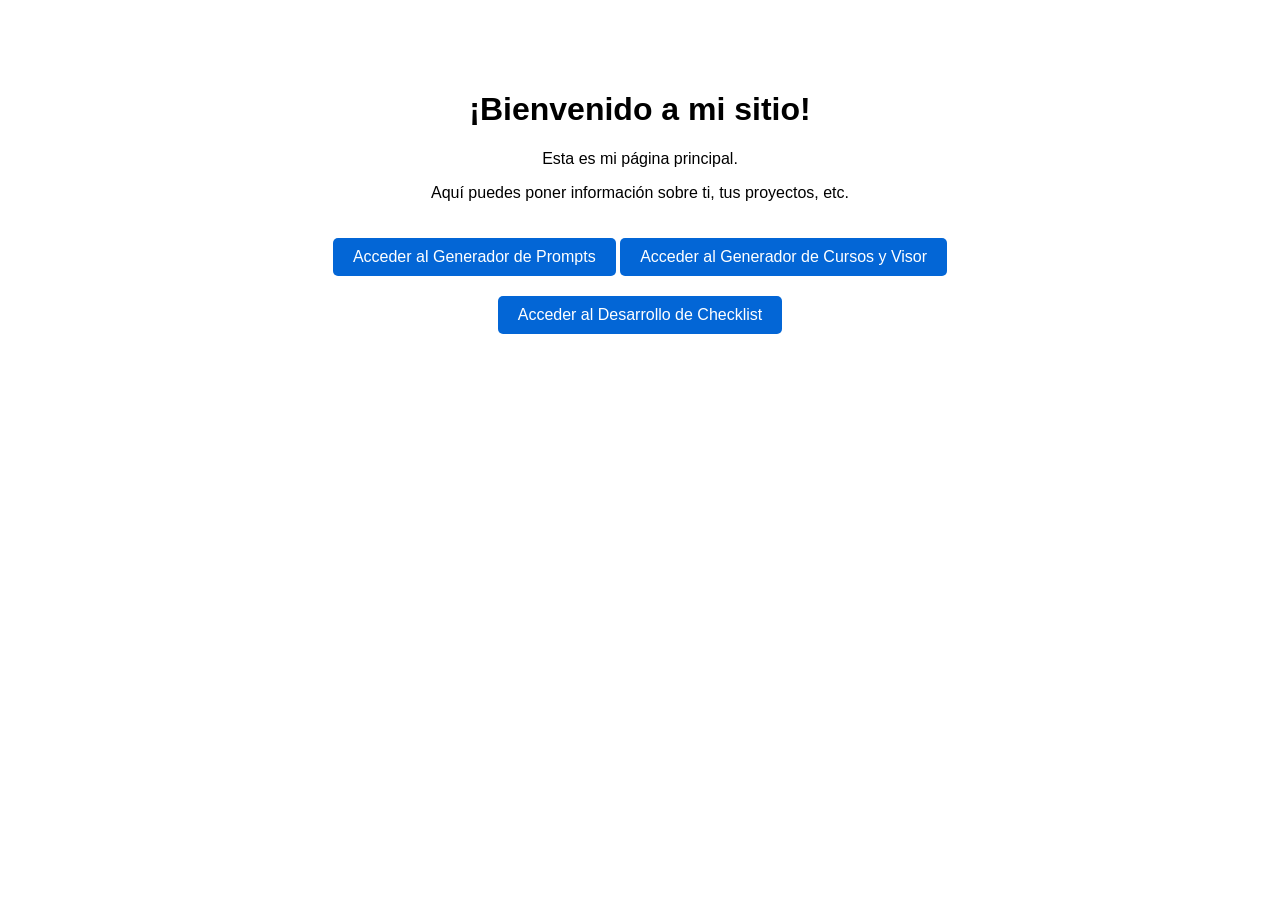
<file: index.html>
<!DOCTYPE html>
<html lang="es">
<head>
    <meta charset="UTF-8">
    <meta name="viewport" content="width=device-width, initial-scale=1.0">
    <title>Bienvenido a dghersi</title>
    <style>
        body {
            font-family: Arial, sans-serif;
            max-width: 800px;
            margin: 50px auto;
            padding: 20px;
            text-align: center;
        }
        a {
            display: inline-block;
            margin-top: 20px;
            padding: 10px 20px;
            background: 
#0366d6;
            color: white;
            text-decoration: none;
            border-radius: 5px;
        }
        a:hover {
            background: 
#0250a4;
        }
    </style>
</head>
<body>
    <h1>¡Bienvenido a mi sitio!</h1>
    <p>Esta es mi página principal.</p>
    <p>Aquí puedes poner información sobre ti, tus proyectos, etc.</p>
    <a href="/PROMPT IA/">Acceder al Generador de Prompts</a>
    <a href="/CURSO ONLINE/">Acceder al Generador de Cursos y Visor</a>
    <a href="/CHECKLIST ONLINE/">Acceder al Desarrollo de Checklist</a>
</body>
</html>
</file>
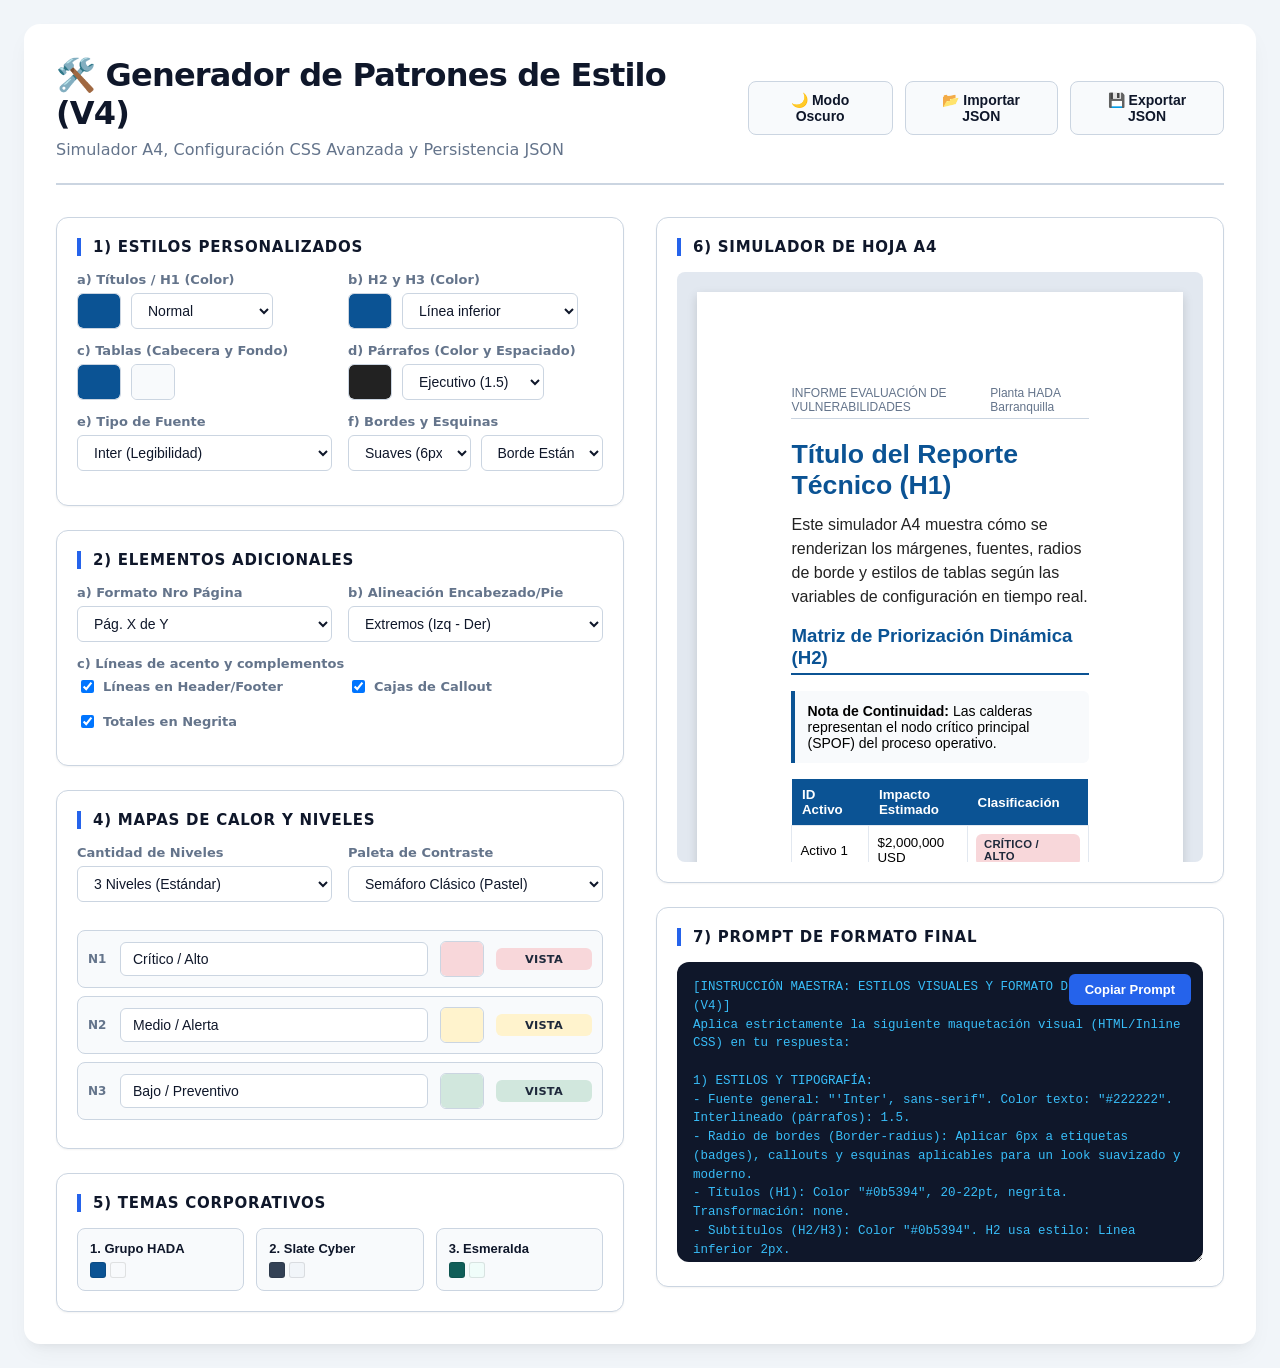
<file: GenEstilos.html>
<!DOCTYPE html>
<html lang="es">
<head>
    <meta charset="UTF-8">
    <meta name="viewport" content="width=device-width, initial-scale=1.0">
    <title>Generador Avanzado de Prompts de Estilo - V4</title>
    <style>
        :root {
            /* Modo Claro (Default) */
            --bg-canvas: #f1f5f9;
            --panel-bg: #ffffff;
            --text-main: #0f172a;
            --text-muted: #64748b;
            --border-ui: #cbd5e1;
            --accent-color: #2563eb;
            --btn-bg: #f8fafc;
            --btn-hover: #f0fdf4;
            --shadow-sm: 0 1px 2px 0 rgba(0, 0, 0, 0.05);
            --shadow-lg: 0 10px 25px -5px rgba(0,0,0,0.05), 0 8px 10px -6px rgba(0,0,0,0.05);
        }

        body.dark-mode {
            /* Modo Oscuro */
            --bg-canvas: #0f172a;
            --panel-bg: #1e293b;
            --text-main: #f8fafc;
            --text-muted: #94a3b8;
            --border-ui: #334155;
            --accent-color: #3b82f6;
            --btn-bg: #0f172a;
            --btn-hover: #172554;
            --shadow-lg: 0 10px 25px -5px rgba(0,0,0,0.5);
        }

        body {
            font-family: 'Segoe UI', system-ui, -apple-system, sans-serif;
            background-color: var(--bg-canvas);
            color: var(--text-main);
            margin: 0;
            padding: 24px;
            transition: background-color 0.3s, color 0.3s;
        }

        .app-container {
            max-width: 1400px;
            margin: 0 auto;
            background: var(--panel-bg);
            border-radius: 16px;
            box-shadow: var(--shadow-lg);
            padding: 32px;
            box-sizing: border-box;
            transition: background-color 0.3s;
        }

        .top-bar {
            display: flex;
            justify-content: space-between;
            align-items: center;
            border-bottom: 2px solid var(--border-ui);
            padding-bottom: 24px;
            margin-bottom: 32px;
        }

        .header-titles h1 {
            font-size: 32px;
            margin: 0 0 8px 0;
            color: var(--text-main);
            letter-spacing: -0.025em;
        }

        .header-titles p {
            color: var(--text-muted);
            font-size: 16px;
            margin: 0;
        }

        .header-actions {
            display: flex;
            gap: 12px;
        }

        .btn-icon {
            background: var(--btn-bg);
            border: 1px solid var(--border-ui);
            color: var(--text-main);
            padding: 10px 16px;
            border-radius: 8px;
            cursor: pointer;
            font-weight: 600;
            font-size: 14px;
            display: flex;
            align-items: center;
            gap: 8px;
            transition: all 0.2s;
        }

        .btn-icon:hover {
            border-color: var(--accent-color);
            color: var(--accent-color);
        }

        .main-grid {
            display: grid;
            grid-template-columns: 1fr 1fr;
            gap: 32px;
        }

        @media (max-width: 1024px) {
            .main-grid {
                grid-template-columns: 1fr;
            }
        }

        .control-column, .output-column {
            display: flex;
            flex-direction: column;
            gap: 24px;
        }

        .output-column {
            position: sticky;
            top: 24px;
            height: fit-content;
        }

        .section-card {
            background: var(--panel-bg);
            border: 1px solid var(--border-ui);
            border-radius: 12px;
            padding: 20px;
            box-shadow: var(--shadow-sm);
        }

        .section-title {
            font-size: 15px;
            font-weight: 700;
            color: var(--text-main);
            margin-top: 0;
            margin-bottom: 16px;
            text-transform: uppercase;
            letter-spacing: 0.05em;
            border-left: 4px solid var(--accent-color);
            padding-left: 12px;
        }

        .grid-2col {
            display: grid;
            grid-template-columns: 1fr 1fr;
            gap: 16px;
        }

        .form-group {
            margin-bottom: 14px;
            display: flex;
            flex-direction: column;
            gap: 6px;
        }

        .form-group label {
            font-size: 13px;
            font-weight: 600;
            color: var(--text-muted);
        }

        .color-row {
            display: flex;
            align-items: center;
            gap: 10px;
        }

        input[type="color"] {
            -webkit-appearance: none;
            border: 1px solid var(--border-ui);
            border-radius: 6px;
            width: 44px;
            height: 36px;
            cursor: pointer;
            background: none;
            padding: 0;
        }

        input[type="color"]::-webkit-color-swatch-wrapper { padding: 0; }
        input[type="color"]::-webkit-color-swatch { border: none; border-radius: 5px; }

        select, input[type="text"], input[type="number"] {
            padding: 8px 12px;
            border: 1px solid var(--border-ui);
            border-radius: 6px;
            font-size: 14px;
            background: var(--panel-bg);
            color: var(--text-main);
            outline: none;
            transition: border 0.2s;
            box-sizing: border-box;
        }

        select:focus, input[type="text"]:focus {
            border-color: var(--accent-color);
        }

        .radio-group {
            display: flex;
            gap: 12px;
            margin-top: 4px;
        }

        .radio-label {
            display: flex;
            align-items: center;
            gap: 6px;
            font-size: 13px;
            cursor: pointer;
            color: var(--text-main);
        }

        .level-row-item {
            display: flex;
            align-items: center;
            gap: 12px;
            background: var(--btn-bg);
            padding: 10px;
            border-radius: 8px;
            border: 1px solid var(--border-ui);
            margin-bottom: 8px;
        }

        .preset-grid {
            display: grid;
            grid-template-columns: repeat(3, 1fr);
            gap: 12px;
        }

        .preset-btn {
            background: var(--btn-bg);
            border: 1px solid var(--border-ui);
            padding: 12px;
            border-radius: 8px;
            cursor: pointer;
            text-align: left;
            font-size: 13px;
            font-weight: 600;
            color: var(--text-main);
            transition: all 0.2s;
            display: flex;
            flex-direction: column;
            gap: 6px;
        }

        .preset-btn:hover {
            border-color: var(--accent-color);
            background: var(--btn-hover);
        }

        .preset-btn .swatches {
            display: flex;
            gap: 4px;
        }

        .preset-btn .swatch {
            width: 14px;
            height: 14px;
            border-radius: 3px;
            border: 1px solid rgba(0,0,0,0.1);
        }

        /* PAPER PREVIEW (A4 Simulator) */
        .preview-container {
            background: #e2e8f0;
            padding: 20px;
            border-radius: 8px;
            display: flex;
            justify-content: center;
            overflow-x: auto;
            max-height: 550px;
            overflow-y: auto;
        }

        .paper-a4 {
            background: #ffffff;
            color: #000000; /* Text is always dark on the paper */
            width: 100%;
            max-width: 21cm;
            min-height: 29.7cm;
            padding: 2.5cm;
            box-sizing: border-box;
            box-shadow: 0 4px 10px rgba(0,0,0,0.15);
            position: relative;
        }

        body.dark-mode .preview-container {
            background: #0f172a;
        }
        body.dark-mode .paper-a4 {
            box-shadow: 0 0 15px rgba(0,0,0,0.5);
        }

        /* Document Styles inside Preview */
        .doc-header-line {
            display: flex;
            justify-content: space-between;
            font-size: 9pt;
            color: #64748b;
            padding-bottom: 4px;
            margin-bottom: 20px;
        }

        .doc-footer-line {
            display: flex;
            justify-content: space-between;
            font-size: 9pt;
            color: #64748b;
            padding-top: 4px;
            margin-top: 25px;
        }

        .doc-callout {
            border-left: 4px solid;
            padding: 12px;
            margin: 16px 0;
            font-size: 10.5pt;
        }

        .doc-table {
            width: 100%;
            border-collapse: collapse;
            margin-top: 16px;
            font-size: 10pt;
        }

        .doc-table th, .doc-table td {
            padding: 8px 10px;
            text-align: left;
        }

        .badge-status {
            padding: 4px 8px;
            font-size: 8.5pt;
            font-weight: bold;
            display: inline-block;
            text-transform: uppercase;
            letter-spacing: 0.02em;
        }

        /* Prompt Box */
        .prompt-container {
            position: relative;
        }

        textarea {
            width: 100%;
            height: 300px;
            font-family: 'Fira Code', 'Courier New', monospace;
            font-size: 12.5px;
            padding: 16px;
            background: #0f172a;
            color: #38bdf8;
            border: none;
            border-radius: 12px;
            resize: vertical;
            box-sizing: border-box;
            line-height: 1.5;
        }

        .copy-btn {
            position: absolute;
            top: 12px;
            right: 12px;
            background: #2563eb;
            color: white;
            border: none;
            padding: 8px 16px;
            border-radius: 6px;
            font-size: 13px;
            font-weight: 600;
            cursor: pointer;
            transition: background 0.2s;
        }

        .copy-btn:hover {
            background: #1d4ed8;
        }

        /* File input hidden */
        #import-file {
            display: none;
        }
    </style>
</head>
<body>

<div class="app-container">
    <header class="top-bar">
        <div class="header-titles">
            <h1>🛠️ Generador de Patrones de Estilo (V4)</h1>
            <p>Simulador A4, Configuración CSS Avanzada y Persistencia JSON</p>
        </div>
        <div class="header-actions">
            <button class="btn-icon" onclick="toggleDarkMode()" id="btn-theme">🌙 Modo Oscuro</button>
            <button class="btn-icon" onclick="document.getElementById('import-file').click()">📂 Importar JSON</button>
            <input type="file" id="import-file" accept=".json" onchange="importJSON(event)">
            <button class="btn-icon" onclick="exportJSON()">💾 Exportar JSON</button>
        </div>
    </header>

    <div class="main-grid">
        <div class="control-column">
            
            <div class="section-card">
                <div class="section-title">1) Estilos Personalizados</div>
                
                <div class="grid-2col">
                    <div class="form-group">
                        <label>a) Títulos / H1 (Color)</label>
                        <div class="color-row">
                            <input type="color" id="h1-color" value="#0b5394" onchange="generateAll()">
                            <select id="h1-transform" onchange="generateAll()">
                                <option value="none">Normal</option>
                                <option value="uppercase">MAYÚSCULAS</option>
                            </select>
                        </div>
                    </div>
                    
                    <div class="form-group">
                        <label>b) H2 y H3 (Color)</label>
                        <div class="color-row">
                            <input type="color" id="h2-color" value="#0b5394" onchange="generateAll()">
                            <select id="h2-style" onchange="generateAll()">
                                <option value="underline">Línea inferior</option>
                                <option value="leftborder">Borde izquierdo</option>
                                <option value="clean">Limpio / Solo Negrita</option>
                            </select>
                        </div>
                    </div>
                </div>

                <div class="grid-2col">
                    <div class="form-group">
                        <label>c) Tablas (Cabecera y Fondo)</label>
                        <div class="color-row">
                            <input type="color" id="table-head-bg" value="#0b5394" onchange="generateAll()">
                            <input type="color" id="table-zebra-bg" value="#f8fafc" onchange="generateAll()">
                        </div>
                    </div>
                    
                    <div class="form-group">
                        <label>d) Párrafos (Color y Espaciado)</label>
                        <div class="color-row">
                            <input type="color" id="p-color" value="#222222" onchange="generateAll()">
                            <select id="p-spacing" onchange="generateAll()">
                                <option value="1.25">Estrecho (1.25)</option>
                                <option value="1.5" selected>Ejecutivo (1.5)</option>
                            </select>
                        </div>
                    </div>
                </div>

                <div class="grid-2col">
                    <div class="form-group">
                        <label>e) Tipo de Fuente</label>
                        <select id="font-family" onchange="generateAll()">
                            <option value="'Inter', sans-serif">Inter (Legibilidad)</option>
                            <option value="'Segoe UI', system-ui">Segoe UI (Limpios)</option>
                            <option value="'Montserrat', sans-serif">Montserrat (Fuerte)</option>
                            <option value="'Roboto', sans-serif">Roboto (Industrial)</option>
                            <option value="'Aptos', sans-serif">Aptos (Office 365)</option>
                        </select>
                    </div>
                    <div class="form-group">
                        <label>f) Bordes y Esquinas</label>
                        <div class="color-row">
                            <select id="border-radius" onchange="generateAll()" style="width: 50%;">
                                <option value="0px">Rectos (0px)</option>
                                <option value="6px" selected>Suaves (6px)</option>
                                <option value="12px">Redondos (12px)</option>
                            </select>
                            <select id="table-border-style" onchange="generateAll()" style="width: 50%;">
                                <option value="standard">Borde Estándar</option>
                                <option value="horizontal">Solo Horizontales</option>
                                <option value="bold">Bordes Gruesos</option>
                            </select>
                        </div>
                    </div>
                </div>
            </div>

            <div class="section-card">
                <div class="section-title">2) Elementos Adicionales</div>
                
                <div class="grid-2col">
                    <div class="form-group">
                        <label>a) Formato Nro Página</label>
                        <select id="page-number-format" onchange="generateAll()">
                            <option value="Pág. X de Y">Pág. X de Y</option>
                            <option value="X / Y">X / Y</option>
                            <option value="Página X">Página X</option>
                        </select>
                    </div>
                    <div class="form-group">
                        <label>b) Alineación Encabezado/Pie</label>
                        <select id="hf-align" onchange="generateAll()">
                            <option value="space-between">Extremos (Izq - Der)</option>
                            <option value="right">Alineado a la Derecha</option>
                        </select>
                    </div>
                </div>

                <div class="form-group">
                    <label>c) Líneas de acento y complementos</label>
                    <div class="grid-2col">
                        <label class="radio-label"><input type="checkbox" id="hf-lines" checked onchange="generateAll()"> Líneas en Header/Footer</label>
                        <label class="radio-label"><input type="checkbox" id="inc-callout" checked onchange="generateAll()"> Cajas de Callout</label>
                        <label class="radio-label"><input type="checkbox" id="inc-boldtotals" checked onchange="generateAll()"> Totales en Negrita</label>
                    </div>
                </div>
            </div>

            <div class="section-card">
                <div class="section-title">4) Mapas de Calor y Niveles</div>
                
                <div class="grid-2col" style="margin-bottom: 14px;">
                    <div class="form-group">
                        <label>Cantidad de Niveles</label>
                        <select id="num-levels" onchange="rebuildDynamicLevels()">
                            <option value="2">2 Niveles</option>
                            <option value="3" selected>3 Niveles (Estándar)</option>
                            <option value="4">4 Niveles</option>
                            <option value="5">5 Niveles</option>
                            <option value="6">6 Niveles</option>
                        </select>
                    </div>
                    <div class="form-group">
                        <label>Paleta de Contraste</label>
                        <select id="semantic-palette" onchange="applySemanticPalette()">
                            <option value="standard">Semáforo Clásico (Pastel)</option>
                            <option value="cool">Cian / Azul / Lavanda</option>
                            <option value="warm">Alerta Industrial (Cálidos)</option>
                            <option value="monochrome">Escala de Grises Ejecutiva</option>
                        </select>
                    </div>
                </div>
                <div id="dynamic-levels-list"></div>
            </div>

            <div class="section-card">
                <div class="section-title">5) Temas Corporativos</div>
                <div class="preset-grid">
                    <button class="preset-btn" onclick="loadTheme('hada')">
                        <span>1. Grupo HADA</span>
                        <div class="swatches">
                            <div class="swatch" style="background:#0b5394;"></div>
                            <div class="swatch" style="background:#f8fafc;"></div>
                        </div>
                    </button>
                    <button class="preset-btn" onclick="loadTheme('tech')">
                        <span>2. Slate Cyber</span>
                        <div class="swatches">
                            <div class="swatch" style="background:#334155;"></div>
                            <div class="swatch" style="background:#f1f5f9;"></div>
                        </div>
                    </button>
                    <button class="preset-btn" onclick="loadTheme('emerald')">
                        <span>3. Esmeralda</span>
                        <div class="swatches">
                            <div class="swatch" style="background:#115e59;"></div>
                            <div class="swatch" style="background:#f0fdfa;"></div>
                        </div>
                    </button>
                </div>
            </div>
        </div>

        <div class="output-column">
            
            <div class="section-card">
                <div class="section-title">6) Simulador de Hoja A4</div>
                <div class="preview-container">
                    <div class="paper-a4" id="preview-box">
                        <div class="doc-header-line" id="v-header-line">
                            <span>INFORME EVALUACIÓN DE VULNERABILIDADES</span>
                            <span>Planta HADA Barranquilla</span>
                        </div>
                        <div id="v-h1" style="font-weight: bold; font-size: 20pt; margin-bottom: 12px;">Título del Reporte Técnico (H1)</div>
                        <p id="v-p" style="margin: 0 0 16px 0;">Este simulador A4 muestra cómo se renderizan los márgenes, fuentes, radios de borde y estilos de tablas según las variables de configuración en tiempo real.</p>
                        
                        <div id="v-h2" style="font-weight: bold; font-size: 14pt; margin-bottom: 8px; padding-bottom: 4px;">Matriz de Priorización Dinámica (H2)</div>
                        
                        <div class="doc-callout" id="v-callout">
                            <strong>Nota de Continuidad:</strong> Las calderas representan el nodo crítico principal (SPOF) del proceso operativo.
                        </div>

                        <table class="doc-table" id="v-table">
                            <thead>
                                <tr id="v-thead-row" style="color: white; font-weight: bold;">
                                    <th>ID Activo</th>
                                    <th>Impacto Estimado</th>
                                    <th>Clasificación</th>
                                </tr>
                            </thead>
                            <tbody id="v-table-body">
                                </tbody>
                        </table>

                        <div class="doc-footer-line" id="v-footer-line">
                            <span>Confidencial Grupo HADA</span>
                            <span id="v-page-num">Pág. 1 de 5</span>
                        </div>
                    </div>
                </div>
            </div>

            <div class="section-card">
                <div class="section-title">7) Prompt de Formato Final</div>
                <div class="prompt-container">
                    <button class="copy-btn" onclick="copyTextPrompt()">Copiar Prompt</button>
                    <textarea id="prompt-output-box" readonly></textarea>
                </div>
            </div>

        </div>
    </div>
</div>

<script>
    // --- VARIABLES Y ESTADOS ---
    let levelsMemory = [
        { name: "Crítico / Alto", color: "#f8d7da" },
        { name: "Medio / Alerta", color: "#fff3cd" },
        { name: "Bajo / Preventivo", color: "#d1e7dd" },
        { name: "Muy Alto / Extremo", color: "#fbcfe8" },
        { name: "Muy Bajo / Estable", color: "#e0f2fe" },
        { name: "Informativo", color: "#f1f5f9" }
    ];

    const themes = {
        hada: { h1: "#0b5394", h2: "#0b5394", hstyle: "underline", th: "#0b5394", zebra: "#f8fafc", font: "'Inter', sans-serif", radius: "0px", tborders: "standard" },
        tech: { h1: "#334155", h2: "#0f766e", hstyle: "leftborder", th: "#1e293b", zebra: "#f1f5f9", font: "'Segoe UI', system-ui", radius: "6px", tborders: "horizontal" },
        emerald: { h1: "#115e59", h2: "#0f766e", hstyle: "underline", th: "#115e59", zebra: "#f0fdfa", font: "'Roboto', sans-serif", radius: "6px", tborders: "standard" }
    };

    const palettes = {
        standard: ["#f8d7da", "#fff3cd", "#d1e7dd", "#fbcfe8", "#e0f2fe", "#f1f5f9"],
        cool: ["#cffaf2", "#a5f3fc", "#bae6fd", "#c7d2fe", "#e0e7ff", "#f3e8ff"],
        warm: ["#ffedd5", "#fed7aa", "#fde68a", "#fef08a", "#fef9c3", "#fffbeb"],
        monochrome: ["#f1f5f9", "#e2e8f0", "#cbd5e1", "#94a3b8", "#64748b", "#475569"]
    };

    // --- FUNCIONES UTILITARIAS ---
    function getContrastTextColor(hexColor) {
        if (!hexColor || hexColor.charAt(0) !== '#') return '#1e293b';
        const r = parseInt(hexColor.substr(1, 2), 16);
        const g = parseInt(hexColor.substr(3, 2), 16);
        const b = parseInt(hexColor.substr(5, 2), 16);
        const yiq = ((r * 299) + (g * 587) + (b * 114)) / 1000;
        return (yiq >= 128) ? '#1e293b' : '#ffffff'; 
    }

    function toggleDarkMode() {
        document.body.classList.toggle("dark-mode");
        const btn = document.getElementById("btn-theme");
        if(document.body.classList.contains("dark-mode")) {
            btn.innerHTML = "☀️ Modo Claro";
            localStorage.setItem("themeMode", "dark");
        } else {
            btn.innerHTML = "🌙 Modo Oscuro";
            localStorage.setItem("themeMode", "light");
        }
    }

    // --- NIVELES DINÁMICOS ---
    function rebuildDynamicLevels() {
        const numLevels = parseInt(document.getElementById("num-levels").value);
        const listContainer = document.getElementById("dynamic-levels-list");
        listContainer.innerHTML = "";

        for (let i = 0; i < numLevels; i++) {
            const lvl = levelsMemory[i];
            const textContrast = getContrastTextColor(lvl.color);

            const row = document.createElement("div");
            row.className = "level-row-item";
            row.innerHTML = `
                <span style="font-size:12px; font-weight:bold; color:var(--text-muted); min-width:20px;">N${i+1}</span>
                <input type="text" id="lvl-name-${i}" value="${lvl.name}" oninput="updateLevelData(${i})" style="flex:1; min-width:100px;">
                <input type="color" id="lvl-color-${i}" value="${lvl.color}" onchange="updateLevelColor(${i})">
                <span id="lvl-badge-${i}" class="badge-status" style="background-color: ${lvl.color}; color: ${textContrast}; min-width: 80px; text-align: center; border-radius: ${document.getElementById('border-radius').value};">
                    Vista
                </span>
            `;
            listContainer.appendChild(row);
        }
        generateAll();
    }

    function updateLevelData(index) {
        levelsMemory[index].name = document.getElementById(`lvl-name-${index}`).value;
        generateAll();
    }

    function updateLevelColor(index) {
        const newColor = document.getElementById(`lvl-color-${index}`).value;
        levelsMemory[index].color = newColor;
        generateAll();
    }

    function applySemanticPalette() {
        const selectedPalette = document.getElementById("semantic-palette").value;
        const colorList = palettes[selectedPalette];
        const numLevels = parseInt(document.getElementById("num-levels").value);

        for (let i = 0; i < numLevels; i++) {
            levelsMemory[i].color = colorList[i];
        }
        rebuildDynamicLevels();
    }

    function loadTheme(key) {
        const t = themes[key];
        document.getElementById("h1-color").value = t.h1;
        document.getElementById("h2-color").value = t.h2;
        document.getElementById("h2-style").value = t.hstyle;
        document.getElementById("table-head-bg").value = t.th;
        document.getElementById("table-zebra-bg").value = t.zebra;
        document.getElementById("font-family").value = t.font;
        document.getElementById("border-radius").value = t.radius;
        document.getElementById("table-border-style").value = t.tborders;
        generateAll();
    }

    // --- CORE GENERATION & PREVIEW ---
    function generateAll() {
        // Recolectar variables
        const state = {
            h1Color: document.getElementById("h1-color").value,
            h1Transform: document.getElementById("h1-transform").value,
            h2Color: document.getElementById("h2-color").value,
            h2Style: document.getElementById("h2-style").value,
            thBg: document.getElementById("table-head-bg").value,
            zebraBg: document.getElementById("table-zebra-bg").value,
            pColor: document.getElementById("p-color").value,
            pSpacing: document.getElementById("p-spacing").value,
            hfAlign: document.getElementById("hf-align").value,
            fontFamily: document.getElementById("font-family").value,
            borderRadius: document.getElementById("border-radius").value,
            tableBorders: document.getElementById("table-border-style").value,
            pageNumFormat: document.getElementById("page-number-format").value,
            hfLines: document.getElementById("hf-lines").checked,
            incCallout: document.getElementById("inc-callout").checked,
            boldTotals: document.getElementById("inc-boldtotals").checked,
            numLevels: parseInt(document.getElementById("num-levels").value)
        };

        // Guardar estado
        localStorage.setItem("docPromptConfigV4", JSON.stringify({ state, levelsMemory }));

        // 1. Actualizar A4 Preview
        const previewBox = document.getElementById("preview-box");
        previewBox.style.fontFamily = state.fontFamily;

        const vH1 = document.getElementById("v-h1");
        vH1.style.color = state.h1Color;
        vH1.style.textTransform = state.h1Transform;

        const vP = document.getElementById("v-p");
        vP.style.color = state.pColor;
        vP.style.lineHeight = state.pSpacing;

        const vH2 = document.getElementById("v-h2");
        vH2.style.color = state.h2Color;
        if(state.h2Style === "underline") {
            vH2.style.borderBottom = `2px solid ${state.h2Color}`;
            vH2.style.borderLeft = "none"; vH2.style.paddingLeft = "0";
        } else if(state.h2Style === "leftborder") {
            vH2.style.borderLeft = `4px solid ${state.h2Color}`;
            vH2.style.paddingLeft = "8px"; vH2.style.borderBottom = "none";
        } else {
            vH2.style.borderBottom = "none"; vH2.style.borderLeft = "none"; vH2.style.paddingLeft = "0";
        }

        const vCallout = document.getElementById("v-callout");
        if(state.incCallout) {
            vCallout.style.display = "block";
            vCallout.style.borderLeftColor = state.h1Color;
            vCallout.style.backgroundColor = state.zebraBg;
            vCallout.style.borderRadius = `0 ${state.borderRadius} ${state.borderRadius} 0`;
        } else { vCallout.style.display = "none"; }

        // Tabla estilos
        const table = document.getElementById("v-table");
        document.getElementById("v-thead-row").style.backgroundColor = state.thBg;
        
        let borderCSS = "1px solid #cbd5e1";
        if(state.tableBorders === "horizontal") borderCSS = "1px solid #cbd5e1 0";
        if(state.tableBorders === "bold") borderCSS = "2px solid #94a3b8";

        const tableBody = document.getElementById("v-table-body");
        tableBody.innerHTML = "";
        
        for (let i = 0; i < state.numLevels; i++) {
            const lvl = levelsMemory[i];
            const tr = document.createElement("tr");
            if(i % 2 === 1) tr.style.backgroundColor = state.zebraBg;
            
            let tdStyle = `padding: 8px; border: ${state.tableBorders === 'horizontal' ? 'none; border-bottom: 1px solid #e2e8f0;' : (state.tableBorders === 'bold' ? '2px solid #cbd5e1;' : '1px solid #e2e8f0;')}`;

            tr.innerHTML = `
                <td style="${tdStyle}">Activo ${i+1}</td>
                <td style="${tdStyle}">$${(2000000 / (i+1)).toLocaleString('en-US')} USD</td>
                <td style="${tdStyle}"><span class="badge-status" style="background-color: ${lvl.color}; color: ${getContrastTextColor(lvl.color)}; border-radius: ${state.borderRadius};">${lvl.name}</span></td>
            `;
            tableBody.appendChild(tr);

            // Actualizar badge en el panel de control lateral
            const ctrlBadge = document.getElementById(`lvl-badge-${i}`);
            if(ctrlBadge) {
                ctrlBadge.style.backgroundColor = lvl.color;
                ctrlBadge.style.color = getContrastTextColor(lvl.color);
                ctrlBadge.style.borderRadius = state.borderRadius;
            }
        }

        if(state.boldTotals) {
            const trTotal = document.createElement("tr");
            trTotal.style.fontWeight = "bold";
            let tdStyle = `padding: 8px; border: ${state.tableBorders === 'horizontal' ? 'none; border-top: 2px solid #94a3b8;' : '1px solid #e2e8f0;'}`;
            trTotal.innerHTML = `
                <td style="${tdStyle}">MÁXIMA PÉRDIDA</td><td style="${tdStyle}">$18,000,000 USD</td>
                <td style="${tdStyle}"><span class="badge-status" style="background: #e2e8f0; color:#334155; border-radius: ${state.borderRadius};">Consolidado</span></td>
            `;
            tableBody.appendChild(trTotal);
        }

        // Header / Footer
        const vHeadLine = document.getElementById("v-header-line");
        const vFootLine = document.getElementById("v-footer-line");
        if(state.hfLines) {
            vHeadLine.style.borderBottom = "1px solid #cbd5e1";
            vFootLine.style.borderTop = "1px solid #cbd5e1";
        } else {
            vHeadLine.style.borderBottom = "none";
            vFootLine.style.borderTop = "none";
        }
        vHeadLine.style.justifyContent = state.hfAlign;
        vFootLine.style.justifyContent = state.hfAlign;

        const vPageNum = document.getElementById("v-page-num");
        if(state.pageNumFormat === "Pág. X de Y") vPageNum.innerText = "Pág. 1 de 5";
        else if(state.pageNumFormat === "X / Y") vPageNum.innerText = "1 / 5";
        else vPageNum.innerText = "Página 1";

        // 2. CONSTRUIR EL PROMPT
        let semaforoPromptLines = "";
        for (let i = 0; i < state.numLevels; i++) {
            semaforoPromptLines += `   - Rango/Nivel [${levelsMemory[i].name}]: Fondo de celda/etiqueta "${levelsMemory[i].color}" con tipografía interna "${getContrastTextColor(levelsMemory[i].color)}".\n`;
        }
        
        let borderRule = "Bordes 1px sólido delgado";
        if(state.tableBorders === "horizontal") borderRule = "Sin bordes verticales, solo líneas horizontales divisorias (estilo limpio)";
        if(state.tableBorders === "bold") borderRule = "Bordes gruesos marcados (2px solid)";

        const promptText = `[INSTRUCCIÓN MAESTRA: ESTILOS VISUALES Y FORMATO DE RESULTADOS (V4)]
Aplica estrictamente la siguiente maquetación visual (HTML/Inline CSS) en tu respuesta:

1) ESTILOS Y TIPOGRAFÍA:
- Fuente general: "${state.fontFamily}". Color texto: "${state.pColor}". Interlineado (párrafos): ${state.pSpacing}.
- Radio de bordes (Border-radius): Aplicar ${state.borderRadius} a etiquetas (badges), callouts y esquinas aplicables para un look ${state.borderRadius === '0px' ? 'recto y estricto' : 'suavizado y moderno'}.
- Títulos (H1): Color "${state.h1Color}", 20-22pt, negrita. Transformación: ${state.h1Transform}.
- Subtítulos (H2/H3): Color "${state.h2Color}". H2 usa estilo: ${state.h2Style === 'underline' ? 'Línea inferior 2px' : state.h2Style === 'leftborder' ? 'Borde izquierdo de 4px' : 'Sin líneas'}.
- Header/Footer: Texto gris 9pt. Alineación: ${state.hfAlign}. ${state.hfLines ? 'Incluir línea horizontal de 1px separadora.' : 'Sin líneas divisorias.'} Formato de numeración: "${state.pageNumFormat}".

2) ESTRUCTURAS DE TABLAS Y EXTRAS:
- Tablas: Ancho 100%, collapse. ${borderRule}.
- Cabeceras (TH): Fondo "${state.thBg}", texto blanco.
- Filas Cebra (TR pares): Fondo alterno "${state.zebraBg}".
${state.boldTotals ? '- Filas de Totales/Resumen: Aplicar font-weight: bold en toda la fila.\n' : ''}${state.incCallout ? '- Cajas de Notas (Callout): Aplicar un borde izquierdo con el color H1 y fondo cebra para resaltar observaciones clave.\n' : ''}
3) MAPAS DE CALOR Y NIVELES (SEMAFORIZACIÓN):
Al presentar clasificaciones, riesgos o prioridades, aplica estas reglas de colores (fondo y texto) en las celdas o etiquetas:
${semaforoPromptLines}
Integra este diseño adaptativo de manera natural en todas las estructuras de la respuesta.`;

        document.getElementById("prompt-output-box").value = promptText;
    }

    // --- EXPORTAR E IMPORTAR JSON ---
    function exportJSON() {
        const data = localStorage.getItem("docPromptConfigV4");
        if(!data) return alert("Genera primero una configuración.");
        
        const blob = new Blob([data], { type: "application/json" });
        const url = URL.createObjectURL(blob);
        const a = document.createElement("a");
        a.href = url;
        a.download = "plantilla_estilos_v4.json";
        a.click();
        URL.revokeObjectURL(url);
    }

    function importJSON(event) {
        const file = event.target.files[0];
        if(!file) return;

        const reader = new FileReader();
        reader.onload = function(e) {
            try {
                const data = JSON.parse(e.target.result);
                if(data.state && data.levelsMemory) {
                    levelsMemory = data.levelsMemory;
                    
                    document.getElementById("h1-color").value = data.state.h1Color;
                    document.getElementById("h1-transform").value = data.state.h1Transform;
                    document.getElementById("h2-color").value = data.state.h2Color;
                    document.getElementById("h2-style").value = data.state.h2Style;
                    document.getElementById("table-head-bg").value = data.state.thBg;
                    document.getElementById("table-zebra-bg").value = data.state.zebraBg;
                    document.getElementById("p-color").value = data.state.pColor;
                    document.getElementById("p-spacing").value = data.state.pSpacing;
                    document.getElementById("font-family").value = data.state.fontFamily;
                    document.getElementById("border-radius").value = data.state.borderRadius;
                    document.getElementById("table-border-style").value = data.state.tableBorders;
                    
                    document.getElementById("hf-align").value = data.state.hfAlign;
                    document.getElementById("page-number-format").value = data.state.pageNumFormat;
                    document.getElementById("hf-lines").checked = data.state.hfLines;
                    document.getElementById("inc-callout").checked = data.state.incCallout;
                    document.getElementById("inc-boldtotals").checked = data.state.boldTotals;
                    
                    document.getElementById("num-levels").value = data.state.numLevels;
                    
                    rebuildDynamicLevels();
                    alert("Plantilla importada exitosamente.");
                } else {
                    alert("El archivo JSON no tiene el formato correcto.");
                }
            } catch (err) {
                alert("Error leyendo el archivo JSON.");
            }
        };
        reader.readAsText(file);
    }

    function copyTextPrompt() {
        const textArea = document.getElementById("prompt-output-box");
        textArea.select();
        textArea.setSelectionRange(0, 99999);
        navigator.clipboard.writeText(textArea.value);
        
        const btn = document.querySelector(".copy-btn");
        btn.innerText = "¡Copiado!";
        setTimeout(() => { btn.innerText = "Copiar Prompt"; }, 2000);
    }

    // --- INICIALIZACIÓN ---
    window.onload = () => {
        // Restaurar Tema
        const theme = localStorage.getItem("themeMode");
        if(theme === "dark") {
            document.body.classList.add("dark-mode");
            document.getElementById("btn-theme").innerHTML = "☀️ Modo Claro";
        }
        
        // Restaurar Config
        const savedData = localStorage.getItem("docPromptConfigV4");
        if(savedData) {
            try {
                const data = JSON.parse(savedData);
                levelsMemory = data.levelsMemory;
                
                document.getElementById("h1-color").value = data.state.h1Color;
                document.getElementById("h1-transform").value = data.state.h1Transform;
                document.getElementById("h2-color").value = data.state.h2Color;
                document.getElementById("h2-style").value = data.state.h2Style;
                document.getElementById("table-head-bg").value = data.state.thBg;
                document.getElementById("table-zebra-bg").value = data.state.zebraBg;
                document.getElementById("p-color").value = data.state.pColor;
                document.getElementById("p-spacing").value = data.state.pSpacing;
                document.getElementById("font-family").value = data.state.fontFamily;
                document.getElementById("border-radius").value = data.state.borderRadius || "6px";
                document.getElementById("table-border-style").value = data.state.tableBorders || "standard";
                
                document.getElementById("hf-align").value = data.state.hfAlign;
                document.getElementById("page-number-format").value = data.state.pageNumFormat;
                document.getElementById("hf-lines").checked = data.state.hfLines;
                document.getElementById("inc-callout").checked = data.state.incCallout;
                document.getElementById("inc-boldtotals").checked = data.state.boldTotals;
                document.getElementById("num-levels").value = data.state.numLevels;
            } catch(e) {}
        }
        
        rebuildDynamicLevels();
    };
</script>

</body>
</html>
</file>
